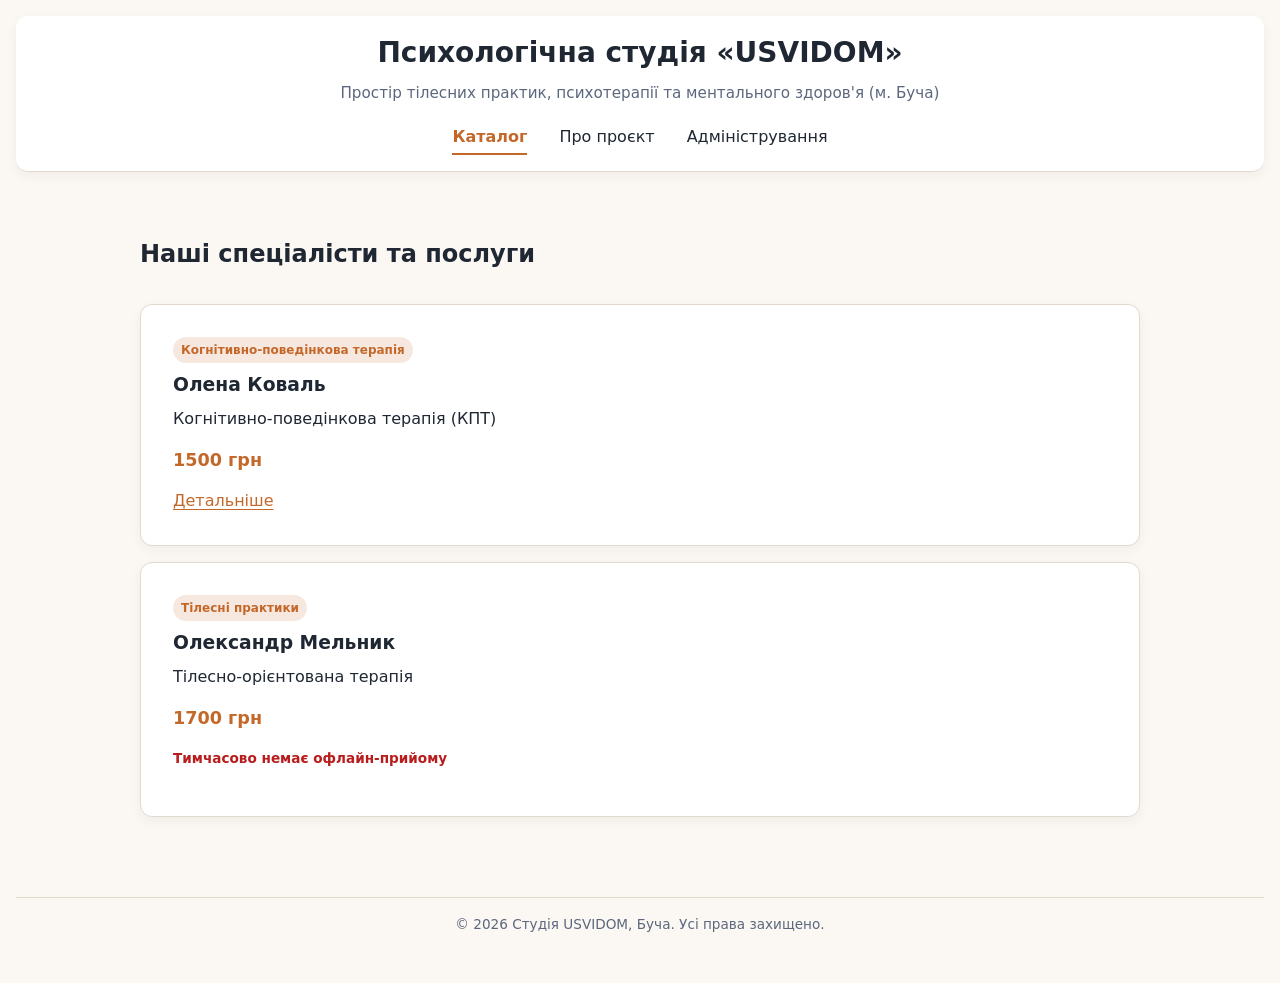
<file: index.html>
<!DOCTYPE html>
<html lang="uk">
<head>
    <meta charset="UTF-8">
    <title>Психологічна студія USVIDOM — Головна</title>
    <link rel="stylesheet" href="css/main.css">
</head>
<body>
    <header class="site-header">
        <h1 class="site-header__title">Психологічна студія «USVIDOM»</h1>
        <p class="site-header__subtitle">Простір тілесних практик, психотерапії та ментального здоров'я (м. Буча)</p>
        
        <nav class="site-nav">
            <a href="index.html" aria-current="page">Каталог</a>
            <a href="about.html">Про проєкт</a>
            <a href="admin.html">Адміністрування</a>
        </nav>
    </header>

    <main class="site-main">
        <section class="catalog">
            <h2 class="catalog__title">Наші спеціалісти та послуги</h2>
            
            <div class="catalog__grid">
                <!-- Картка 1 -->
                <article class="card">
                    <span class="card__badge" data-category="cbt">Когнітивно-поведінкова терапія</span>
                    <h3 class="card__title"><a href="details.html">Олена Коваль</a></h3>
                    <p class="card__text">Когнітивно-поведінкова терапія (КПТ)</p>
                    <p class="card__price">1500 грн</p>
                    <a class="card__link" href="details.html">Детальніше</a>
                </article>

                <!-- Картка 2 (недоступна, для перевірки :has()) -->
                <article class="card" data-in-stock="false">
                    <span class="card__badge" data-category="body">Тілесні практики</span>
                    <h3 class="card__title">Олександр Мельник</h3>
                    <p class="card__text">Тілесно-орієнтована терапія</p>
                    <p class="card__price">1700 грн</p>
                    <p class="card__status">Тимчасово немає офлайн-прийому</p>
                </article>
            </div>
        </section>
    </main>

    <footer class="site-footer">
        <p>&copy; 2026 Студія USVIDOM, Буча. Усі права захищено.</p>
    </footer>
</body>
</html>
</file>
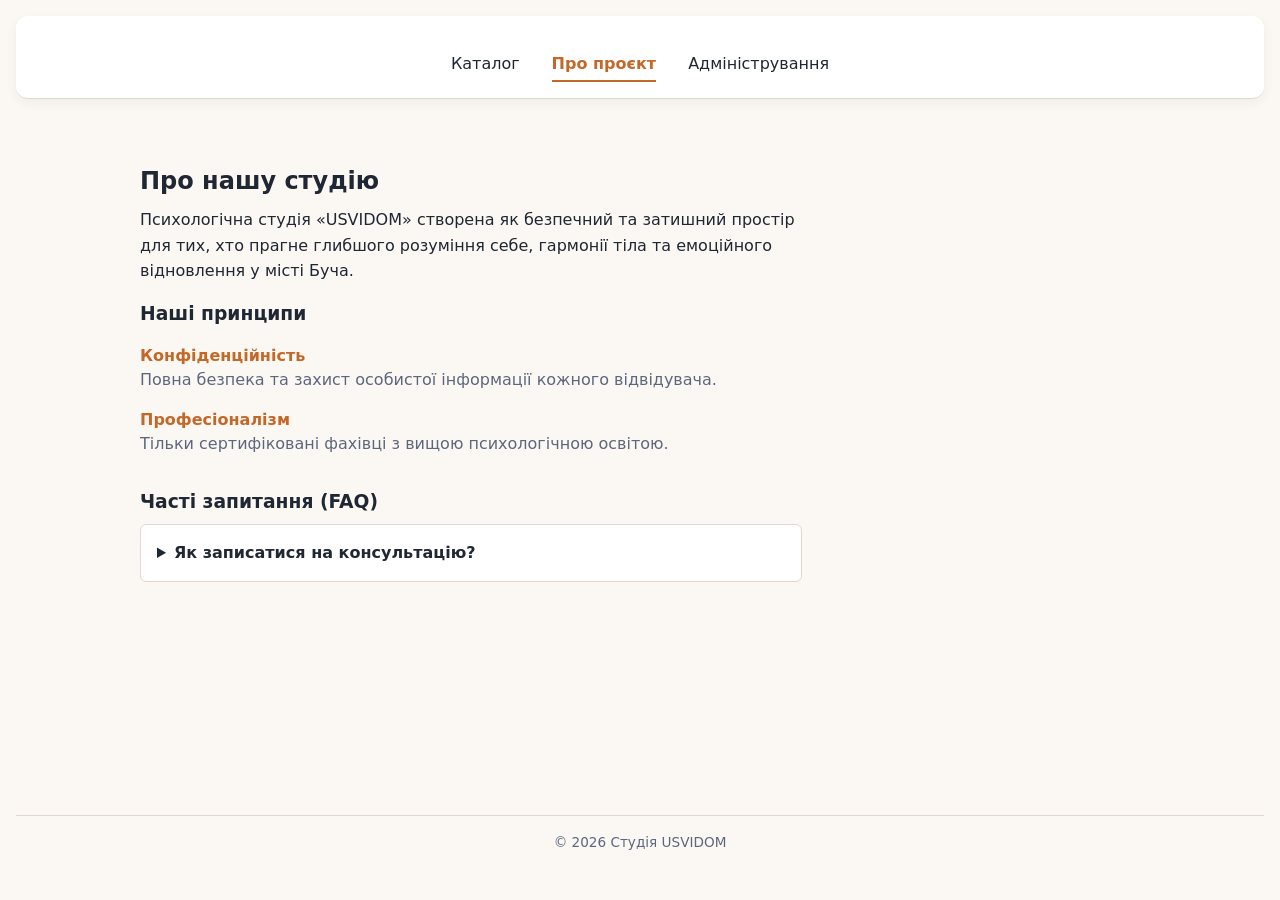
<file: about.html>
<!DOCTYPE html>
<html lang="uk">
<head>
    <meta charset="UTF-8">
    <title>Про проєкт — USVIDOM</title>
    <link rel="stylesheet" href="css/main.css">
</head>
<body>
    <header class="site-header">
        <nav class="site-nav">
            <a href="index.html">Каталог</a>
            <a href="about.html" aria-current="page">Про проєкт</a>
            <a href="admin.html">Адміністрування</a>
        </nav>
    </header>

    <main class="site-main">
        <article class="about-content">
            <h2>Про нашу студію</h2>
            <p class="about-text">
                Психологічна студія «USVIDOM» створена як безпечний та затишний простір для тих, хто прагне глибшого розуміння себе, гармонії тіла та емоційного відновлення у місті Буча.
            </p>

            <h3>Наші принципи</h3>
            <dl class="definitions-list">
                <dt>Конфіденційність</dt>
                <dd>Повна безпека та захист особистої інформації кожного відвідувача.</dd>
                <dt>Професіоналізм</dt>
                <dd>Тільки сертифіковані фахівці з вищою психологічною освітою.</dd>
            </dl>

            <h3>Часті запитання (FAQ)</h3>
            <details class="faq-item">
                <summary class="faq-summary">Як записатися на консультацію?</summary>
                <p>Ви можете обрати спеціаліста в каталозі та заповнити форму зв'язку або зателефонувати нам безпосередньо.</p>
            </details>
        </article>
    </main>

    <footer class="site-footer">
        <p>&copy; 2026 Студія USVIDOM</p>
    </footer>
</body>
</html>
</file>
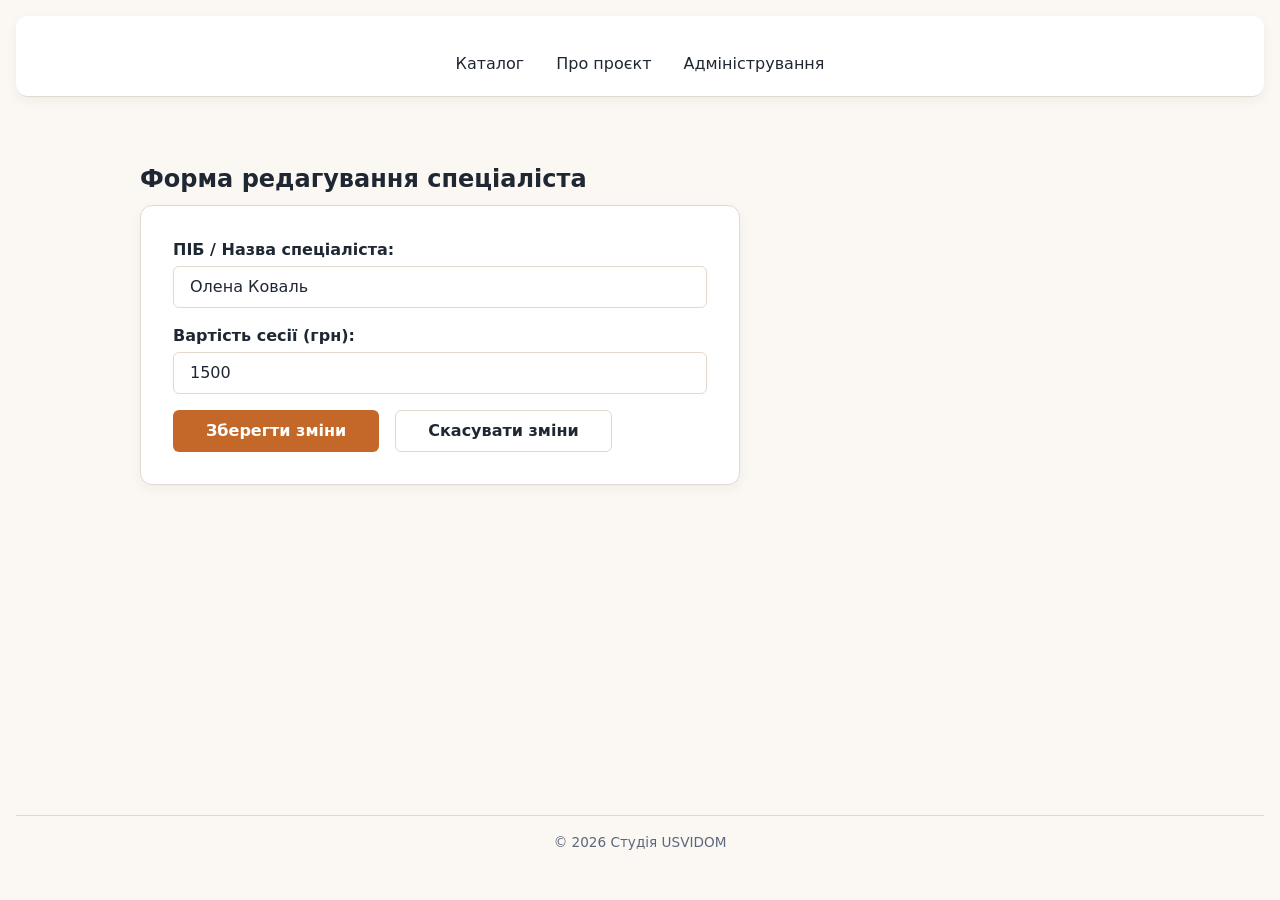
<file: admin-edit.html>
<!DOCTYPE html>
<html lang="uk">
<head>
    <meta charset="UTF-8">
    <title>Редагування спеціаліста — USVIDOM</title>
    <link rel="stylesheet" href="css/main.css">
</head>
<body>
    <header class="site-header">
        <nav class="site-nav">
            <a href="index.html">Каталог</a>
            <a href="about.html">Про проєкт</a>
            <a href="admin.html">Адміністрування</a>
        </nav>
    </header>

    <main class="site-main">
        <h2>Форма редагування спеціаліста</h2>
        <form class="form">
            <input type="hidden" name="itemId" value="1">
            
            <div class="form__field-group">
                <label class="form__label" for="edit-title">ПІБ / Назва спеціаліста:</label>
                <input class="form__input" type="text" id="edit-title" name="title" value="Олена Коваль" required>
            </div>

            <div class="form__field-group">
                <label class="form__label" for="edit-price">Вартість сесії (грн):</label>
                <input class="form__input" type="number" id="edit-price" name="price" value="1500" min="800" max="3000" step="100" required>
            </div>

            <div class="form__actions">
                <button class="button button--primary" type="submit">Зберегти зміни</button>
                <a class="button button--secondary" href="admin.html">Скасувати зміни</a>
            </div>
        </form>
    </main>

    <footer class="site-footer">
        <p>&copy; 2026 Студія USVIDOM</p>
    </footer>
</body>
</html>
</file>
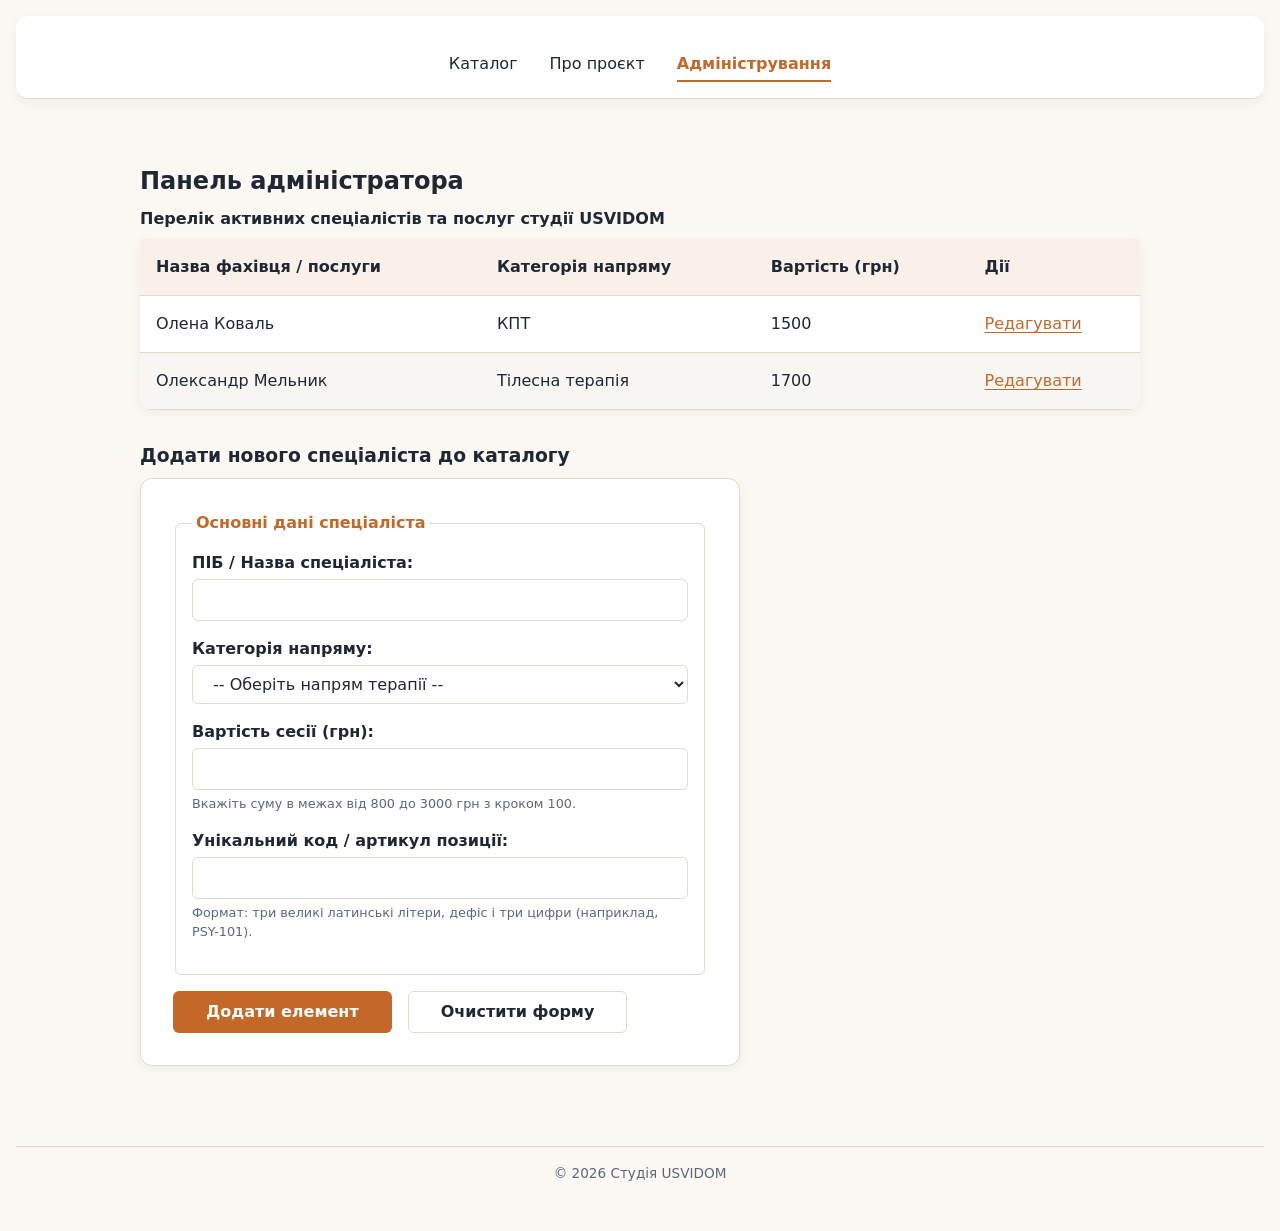
<file: admin.html>
<!DOCTYPE html>
<html lang="uk">
<head>
    <meta charset="UTF-8">
    <title>Адміністрування — USVIDOM</title>
    <link rel="stylesheet" href="css/main.css">
</head>
<body>
    <header class="site-header">
        <nav class="site-nav">
            <a href="index.html">Каталог</a>
            <a href="about.html">Про проєкт</a>
            <a href="admin.html" aria-current="page">Адміністрування</a>
        </nav>
    </header>

    <main class="site-main">
        <h2>Панель адміністратора</h2>
        
        <table class="data-table">
            <caption>Перелік активних спеціалістів та послуг студії USVIDOM</caption>
            <thead>
                <tr>
                    <th scope="col">Назва фахівця / послуги</th>
                    <th scope="col">Категорія напряму</th>
                    <th scope="col" class="data-table__num">Вартість (грн)</th>
                    <th scope="col">Дії</th>
                </tr>
            </thead>
            <tbody>
                <tr>
                    <td>Олена Коваль</td>
                    <td>КПТ</td>
                    <td class="data-table__num">1500</td>
                    <td><a href="admin-edit.html">Редагувати</a></td>
                </tr>
                <tr>
                    <td>Олександр Мельник</td>
                    <td>Тілесна терапія</td>
                    <td class="data-table__num">1700</td>
                    <td><a href="admin-edit.html">Редагувати</a></td>
                </tr>
            </tbody>
        </table>

        <section class="admin-form-section">
            <h3>Додати нового спеціаліста до каталогу</h3>
            <form class="form" id="item-form">
                <fieldset class="form__fieldset">
                    <legend class="form__legend">Основні дані спеціаліста</legend>
                    
                    <div class="form__field-group">
                        <label class="form__label" for="title">ПІБ / Назва спеціаліста:</label>
                        <input class="form__input form__field" type="text" id="title" name="title" required minlength="3" maxlength="100">
                    </div>

                    <div class="form__field-group">
                        <label class="form__label" for="category">Категорія напряму:</label>
                        <select class="form__select form__field" id="category" name="category" required>
                            <option value="">-- Оберіть напрям терапії --</option>
                            <option value="cbt">Когнітивно-поведінкова терапія</option>
                            <option value="body">Тілесно-орієнтована терапія</option>
                        </select>
                    </div>

                    <div class="form__field-group">
                        <label class="form__label" for="price">Вартість сесії (грн):</label>
                        <input class="form__input form__field" type="number" id="price" name="price" min="800" max="3000" step="100" required>
                        <small class="form__hint" id="price-hint">Вкажіть суму в межах від 800 до 3000 грн з кроком 100.</small>
                    </div>

                    <div class="form__field-group">
                        <label class="form__label" for="itemCode">Унікальний код / артикул позиції:</label>
                        <input class="form__input form__field" type="text" id="itemCode" name="itemCode" pattern="[A-Z]{3}-\d{3}" required aria-describedby="code-hint">
                        <small class="form__hint" id="code-hint">Формат: три великі латинські літери, дефіс і три цифри (наприклад, PSY-101).</small>
                    </div>
                </fieldset>

                <div class="form__actions">
                    <button class="button button--primary" type="submit">Додати елемент</button>
                    <button class="button button--secondary" type="reset">Очистити форму</button>
                </div>
            </form>
        </section>
    </main>

    <footer class="site-footer">
        <p>&copy; 2026 Студія USVIDOM</p>
    </footer>
</body>
</html>
</file>
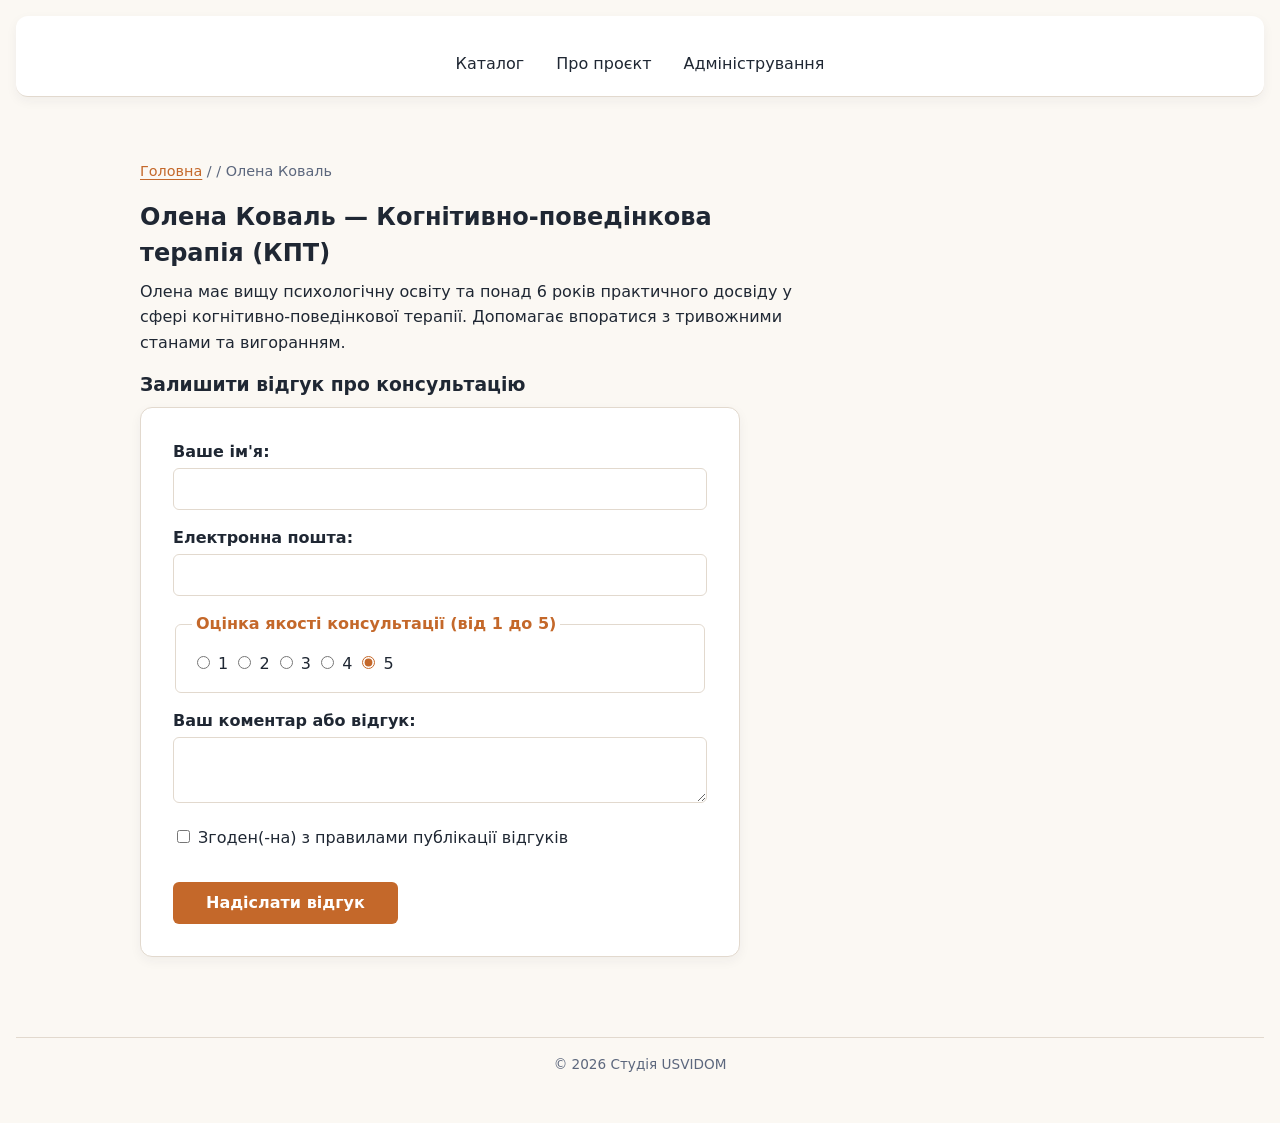
<file: details.html>
<!DOCTYPE html>
<html lang="uk">
<head>
    <meta charset="UTF-8">
    <title>Деталі спеціаліста — USVIDOM</title>
    <link rel="stylesheet" href="css/main.css">
</head>
<body>
    <header class="site-header">
        <nav class="site-nav">
            <a href="index.html">Каталог</a>
            <a href="about.html">Про проєкт</a>
            <a href="admin.html">Адміністрування</a>
        </nav>
    </header>

    <main class="site-main">
        <nav class="breadcrumbs" aria-label="Хлібні крихти">
            <a href="index.html">Головна</a> / <span>Олена Коваль</span>
        </nav>

        <section class="specialist-details">
            <h2>Олена Коваль — Когнітивно-поведінкова терапія (КПТ)</h2>
            <p class="specialist-bio">
                Олена має вищу психологічну освіту та понад 6 років практичного досвіду у сфері когнітивно-поведінкової терапії. Допомагає впоратися з тривожними станами та вигоранням.
            </p>
        </section>

        <section class="review-section">
            <h3 class="review-section__title">Залишити відгук про консультацію</h3>
            <form class="form">
                <div class="form__field-group">
                    <label class="form__label" for="visitor-name">Ваше ім'я:</label>
                    <input class="form__input" type="text" id="visitor-name" name="name" required autocomplete="name">
                </div>

                <div class="form__field-group">
                    <label class="form__label" for="visitor-email">Електронна пошта:</label>
                    <input class="form__input" type="email" id="visitor-email" name="email" required autocomplete="email">
                </div>

                <fieldset class="form__fieldset">
                    <legend class="form__legend">Оцінка якості консультації (від 1 до 5)</legend>
                    <label><input type="radio" name="rating" value="1"> 1</label>
                    <label><input type="radio" name="rating" value="2"> 2</label>
                    <label><input type="radio" name="rating" value="3"> 3</label>
                    <label><input type="radio" name="rating" value="4"> 4</label>
                    <label><input type="radio" name="rating" value="5" checked> 5</label>
                </fieldset>

                <div class="form__field-group">
                    <label class="form__label" for="visitor-comment">Ваш коментар або відгук:</label>
                    <textarea class="form__textarea" id="visitor-comment" name="comment" maxlength="500"></textarea>
                </div>

                <div class="form__checkbox-group">
                    <label>
                        <input type="checkbox" name="agreement" required> Згоден(-на) з правилами публікації відгуків
                    </label>
                </div>

                <button class="button button--primary" type="submit">Надіслати відгук</button>
            </form>
        </section>
    </main>

    <footer class="site-footer">
        <p>&copy; 2026 Студія USVIDOM</p>
    </footer>
</body>
</html>
</file>
<file: css/main.css>
/* ==========================================================================
   USVIDOM DESIGN SYSTEM — Main Stylesheet
   Архітектура каскадних шарів та дизайн-токени
   ========================================================================== */

@layer reset, base, components, utilities;


/* ==========================================================================
   1. RESET LAYER — Нормалізація та скидання стандартних стилів браузера
   ========================================================================== */
@layer reset {
  *, *::before, *::after {
    box-sizing: border-box;
  }

  body, h1, h2, h3, h4, p, ul, ol, figure, blockquote, dd, dl {
    margin: 0;
  }

  body {
    min-block-size: 100vh;
    line-height: 1.5;
  }

  img {
    max-inline-size: 100%;
    block-size: auto;
    display: block;
  }

  input, button, textarea, select {
    font: inherit;
  }
}


/* ==========================================================================
   2. BASE LAYER — Токени дизайну, типографіка та глобальні теми
   ========================================================================== */
@layer base {
  :root {
    color-scheme: light dark;

    /* --- Кольорові дизайн-токени (Світла тема за замовчуванням) --- */
    --color-bg: #fbf8f3;
    --color-card-bg: #ffffff;
    --color-text: #1f2733;
    --color-text-muted: #5c677d;
    --color-accent: #c4682a;
    --color-border: #e2d9ce;
    --color-focus: #1d4ed8;
    --color-error: #b91c1c;
    --color-success: #15803d;

    /* --- Типографіка --- */
    --font-body: system-ui, -apple-system, BlinkMacSystemFont, "Segoe UI", Roboto, sans-serif;

    /* --- Шкала відступів (Spacing Scale) --- */
    --space-xs: 0.25rem;
    --space-s:  0.5rem;
    --space-m:  1rem;
    --space-l:  2rem;
    --space-xl: 3rem;

    /* --- Радіуси та ефекти --- */
    --radius-card:  12px;
    --radius-field:  6px;
    --shadow-sm:     0 4px 12px rgba(31, 39, 51, 0.05);
  }

  /* --- Темна тема за системним налаштуванням користувача --- */
  @media (prefers-color-scheme: dark) {
    :root {
      --color-bg:       #141821;
      --color-card-bg:  #1e2430;
      --color-text:     #e8ebf1;
      --color-text-muted: #94a3b8;
      --color-accent:   #e07a1f;
      --color-border:   #2d3748;
      --color-focus:    #60a5fa;
      --color-error:    #f87171;
      --color-success:  #4ade80;
    }
  }

  body {
    background-color: var(--color-bg);
    color: var(--color-text);
    font-family: var(--font-body);
    padding: var(--space-m);
    display: flex;
    flex-direction: column;
    min-block-size: 100vh;
  }

  main {
    flex: 1;
    max-inline-size: 1000px;
    inline-size: 100%;
    margin-inline: auto;
    padding-block: var(--space-l);
  }

  h1, h2, h3 {
    color: var(--color-text);
    margin-block-end: var(--space-s);
  }

  p {
    margin-block-end: var(--space-m);
  }

  a {
    color: var(--color-accent);
    text-decoration-thickness: 1px;
    text-underline-offset: 3px;
  }

  a:hover {
    text-decoration-thickness: 2px;
  }
}


/* ==========================================================================
   3. COMPONENTS LAYER — Компоненти інтерфейсу за методологією BEM
   ========================================================================== */
@layer components {

  /* --- Шапка та головна навігація сайту --- */
  .site-header {
    background-color: var(--color-card-bg);
    border-block-end: 1px solid var(--color-border);
    padding: var(--space-m) var(--space-l);
    border-radius: var(--radius-card);
    box-shadow: var(--shadow-sm);
    margin-block-end: var(--space-l);
    text-align: center;
  }

  .site-header__title {
    font-size: 1.75rem;
  }

  .site-header__subtitle {
    color: var(--color-text-muted);
    font-size: 0.95rem;
  }

  .site-nav {
    display: flex;
    justify-content: center;
    gap: var(--space-l);
    margin-block-start: var(--space-m);
  }

  .site-nav a {
    color: var(--color-text);
    text-decoration: none;
    font-weight: 500;
    padding-block: var(--space-xs);
  }

  .site-nav a[aria-current="page"] {
    font-weight: 700;
    color: var(--color-accent);
    border-block-end: 2px solid var(--color-accent);
  }

  /* --- Футер (Підвал сайту) --- */
  .site-footer {
    text-align: center;
    padding: var(--space-m);
    color: var(--color-text-muted);
    font-size: 0.85rem;
    border-block-start: 1px solid var(--color-border);
    margin-block-start: var(--space-xl);
  }

  /* --- Хлібні крихти з динамічними розділювачами через ::before --- */
  .breadcrumbs {
    font-size: 0.9rem;
    color: var(--color-text-muted);
    margin-block-end: var(--space-m);
  }

  .breadcrumbs span::before,
  .breadcrumbs a + a::before {
    content: " / ";
    color: var(--color-text-muted);
  }

  /* --- Каталог та картки спеціалістів --- */
  .catalog__title {
    margin-block-end: var(--space-l);
  }

  .catalog__grid {
    display: grid;
    gap: var(--space-m);
  }

  .card {
    background-color: var(--color-card-bg);
    border: 1px solid var(--color-border);
    border-radius: var(--radius-card);
    padding: var(--space-l);
    box-shadow: var(--shadow-sm);
    position: relative;
  }

  /* Використання :has() для автоматичного затемнення недоступних карток */
  .card:has([data-in-stock="false"]) {
    opacity: 0.65;
    background-color: color-mix(in srgb, var(--color-card-bg) 90%, var(--color-text-muted));
  }

  .card__badge {
    display: inline-block;
    font-size: 0.75rem;
    font-weight: 600;
    padding: var(--space-xs) var(--space-s);
    border-radius: 20px;
    background-color: color-mix(in srgb, var(--color-accent) 15%, transparent);
    color: var(--color-accent);
    margin-block-end: var(--space-s);
  }

  .card__title a {
    text-decoration: none;
    color: var(--color-text);
  }

  .card__title a:hover {
    color: var(--color-accent);
  }

  .card__price {
    font-weight: 700;
    color: var(--color-accent);
    font-size: 1.1rem;
    margin-block-start: var(--space-s);
  }

  .card__status {
    font-size: 0.85rem;
    color: var(--color-error);
    font-weight: 600;
    margin-block-start: var(--space-xs);
  }

  /* Обмеження довжини рядка тексту для читабельності (max-inline-size: 65ch) */
  .about-content, .specialist-details {
    max-inline-size: 65ch;
  }

  .about-text, .specialist-bio {
    line-height: 1.6;
    margin-block-end: var(--space-m);
  }

  /* --- Списки визначень та секція FAQ --- */
  .definitions-list {
    margin-block-end: var(--space-l);
  }

  .definitions-list dt {
    font-weight: 700;
    color: var(--color-accent);
    margin-block-start: var(--space-m);
  }

  .definitions-list dd {
    margin-inline-start: 0;
    color: var(--color-text-muted);
  }

  .faq-item {
    background-color: var(--color-card-bg);
    border: 1px solid var(--color-border);
    border-radius: var(--radius-field);
    padding: var(--space-m);
    margin-block-end: var(--space-s);
  }

  .faq-summary {
    font-weight: 600;
    cursor: pointer;
  }

  .faq-item p {
    margin-block-start: var(--space-s);
    color: var(--color-text-muted);
  }

  /* --- Таблиці даних з чергуванням фону (:nth-child) --- */
  .data-table {
    inline-size: 100%;
    border-collapse: collapse;
    background-color: var(--color-card-bg);
    border-radius: var(--radius-card);
    overflow: hidden;
    box-shadow: var(--shadow-sm);
    margin-block-end: var(--space-l);
  }

  .data-table caption {
    font-weight: 700;
    margin-block-end: var(--space-s);
    text-align: start;
  }

  .data-table th, .data-table td {
    padding: var(--space-m);
    border-block-end: 1px solid var(--color-border);
    text-align: start;
  }

  .data-table th {
    background-color: color-mix(in srgb, var(--color-accent) 10%, var(--color-card-bg));
  }

  .data-table tbody tr:nth-child(even) {
    background-color: color-mix(in srgb, var(--color-border) 25%, transparent);
  }

  .data-table__num {
    text-align: end;
  }

  /* --- Форми, поля введення та інтерактивні стани --- */
  .form {
    background-color: var(--color-card-bg);
    border: 1px solid var(--color-border);
    border-radius: var(--radius-card);
    padding: var(--space-l);
    box-shadow: var(--shadow-sm);
    max-inline-size: 600px;
  }

  .form__field-group {
    margin-block-end: var(--space-m);
  }

  .form__label {
    display: block;
    font-weight: 600;
    margin-block-end: var(--space-xs);
  }

  .form__input, .form__select, .form__textarea {
    inline-size: 100%;
    padding: var(--space-s) var(--space-m);
    border: 1px solid var(--color-border);
    border-radius: var(--radius-field);
    background-color: var(--color-card-bg);
    color: var(--color-text);
  }

  .form__hint {
    display: block;
    font-size: 0.8rem;
    color: var(--color-text-muted);
    margin-block-start: var(--space-xs);
  }

  .form__fieldset {
    border: 1px solid var(--color-border);
    border-radius: var(--radius-field);
    padding: var(--space-m);
    margin-block-end: var(--space-m);
  }

  .form__legend {
    font-weight: 700;
    padding-inline: var(--space-xs);
    color: var(--color-accent);
  }

  .form__checkbox-group {
    margin-block-end: var(--space-l);
  }

  /* --- Кнопки інтерфейсу --- */
  .button {
    padding: var(--space-s) var(--space-l);
    border-radius: var(--radius-field);
    font-weight: 600;
    cursor: pointer;
    border: 1px solid transparent;
  }

  .button--primary {
    background-color: var(--color-accent);
    color: #ffffff;
  }

  .button--primary:hover {
    opacity: 0.9;
  }

  .button--secondary {
    background-color: transparent;
    border-color: var(--color-border);
    color: var(--color-text);
    text-decoration: none;
    display: inline-block;
  }

  .form__actions {
    display: flex;
    gap: var(--space-m);
  }

  /* --- Спеціальні стани доступності та валідації --- */
  :focus-visible {
    outline: 3px solid var(--color-focus);
    outline-offset: 2px;
  }

  /* Стилізація помилок введення після взаємодії користувача (:user-invalid) */
  .form__input:user-invalid,
  .form__select:user-invalid,
  .form__textarea:user-invalid {
    border-color: var(--color-error);
    border-width: 2px;
  }

  /* Кастомізація акцентного кольору для елементів керування */
  input[type="checkbox"], input[type="radio"] {
    accent-color: var(--color-accent);
  }
}
</file>
